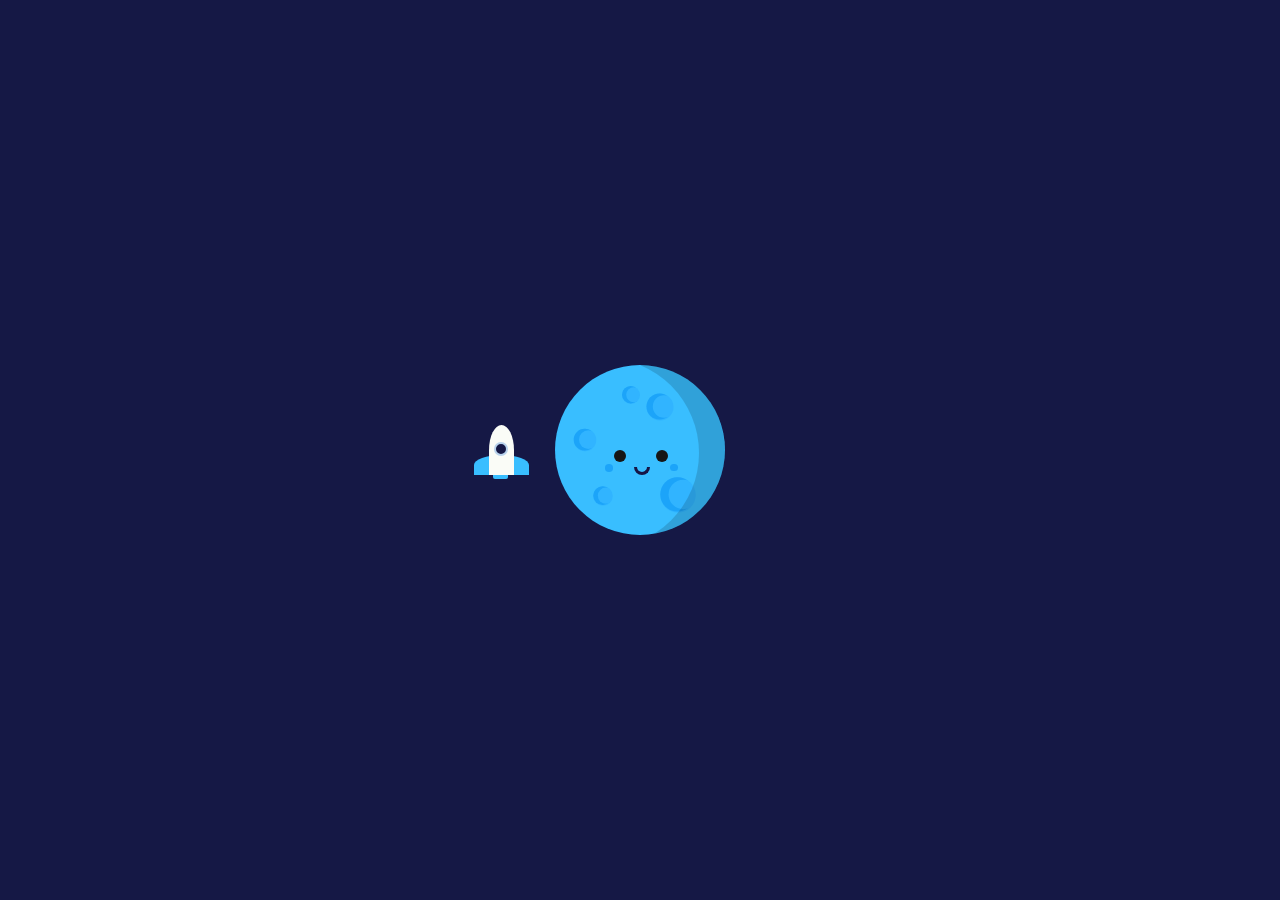
<file: CSS ART/cssart-moon/index.html>
<!DOCTYPE html>
<html lang="en">
<head>
    <title>Rocket Animation</title>
    <link rel="stylesheet" href="style.css">
</head>
<div>
    <div class="container">
        <div class="moon">
            <div class="crater crater1"></div>
            <div class="crater crater2"></div>
            <div class="crater crater3"></div>
            <div class="crater crater4"></div>
            <div class="crater crater5"></div>
            
            <div class="shadow"></div>
            <div class="eye eye-l"></div>
            <div class="eye eye-r"></div>
            <div class="mouth"></div>

            <div class="blush blush-1"></div>
            <div class="blush blush-2"></div>
            </div>
            
            <div class="orbit">
                <div class="rocket">
                    <div class="window"></div>
                </div>
                
            </div>



</div>
</body>
</html>
</file>
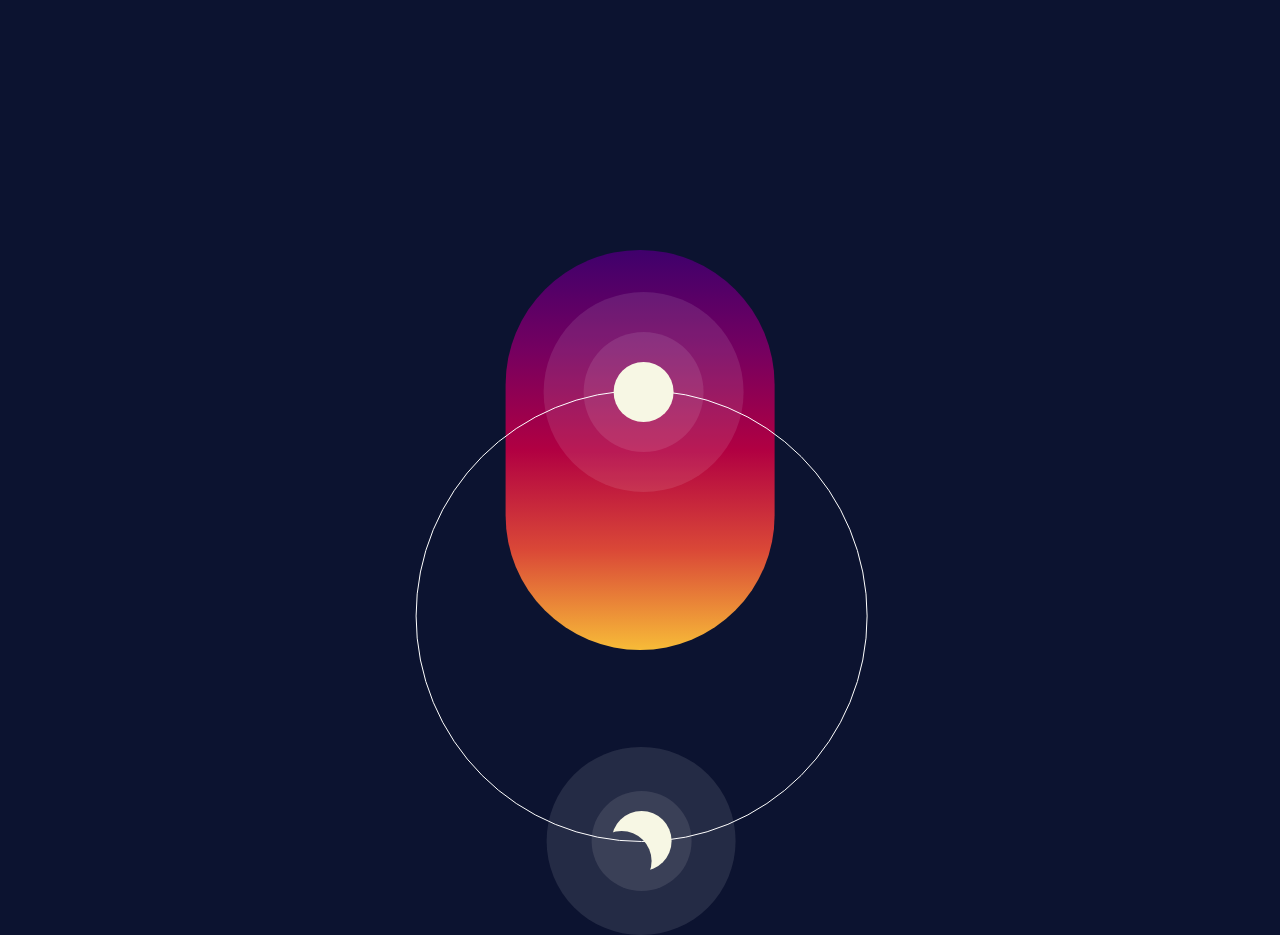
<file: CSS ART/daynight/index.html>
<!DOCTYPE html>
<html lang="en">
<head>
    <meta charset="UTF-8">
    <meta http-equiv="X-UA-Compatible" content="IE=edge">
    <meta name="viewport" content="width=device-width, initial-scale=1.0">
    <title>Day Night Animation</title>
    <link rel="stylesheet" href="style.css">    
</head>
<body>
    <div class="container">
        <div class="spinner">
            <div class="sun"></div>
            <div class="moon"></div>
        </div>
    </div>
</body>
</html>
</file>
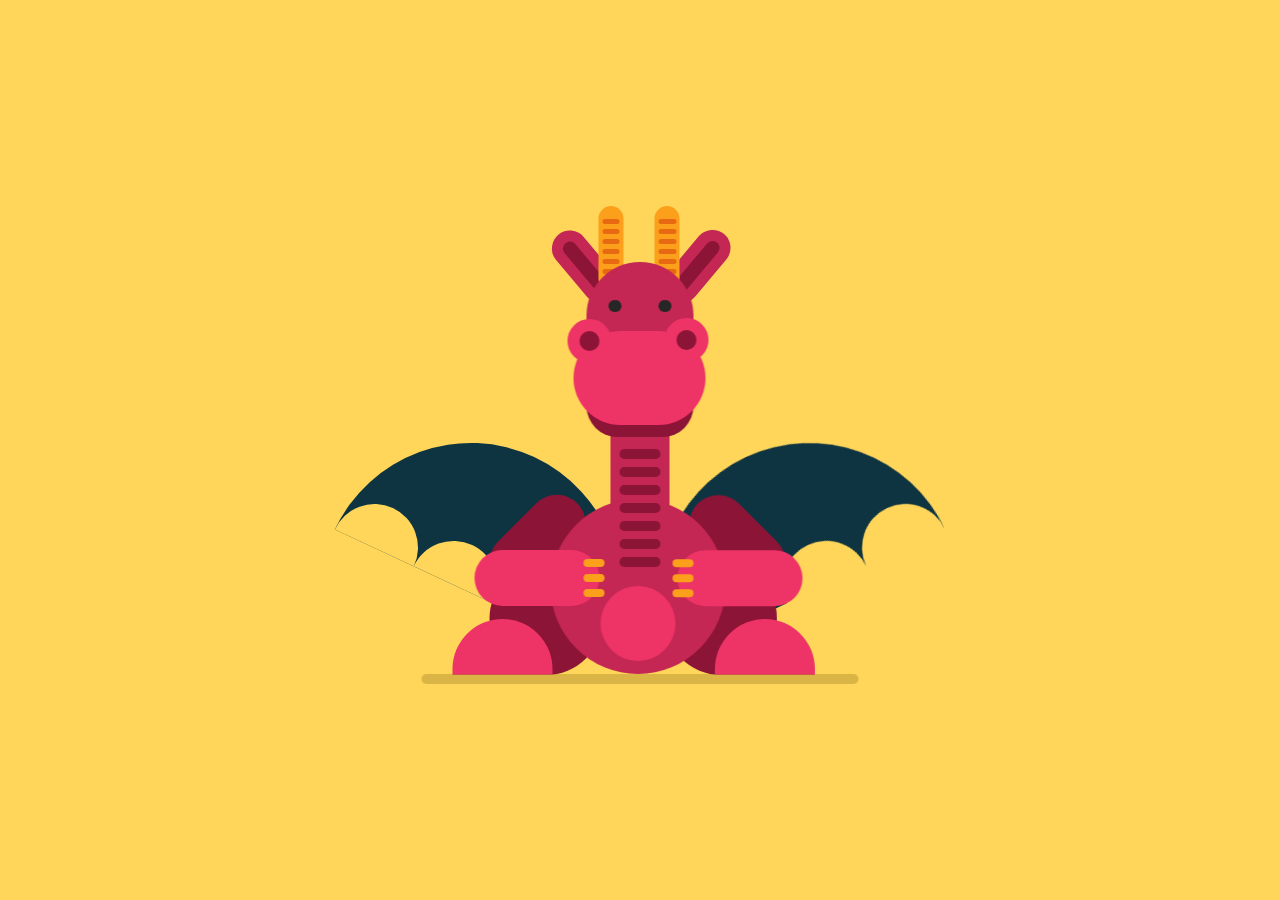
<file: CSS ART/Dragon/index.html>
<!DOCTYPE html>
<html lang="en">
<head>
    <meta charset="UTF-8">
    <meta http-equiv="X-UA-Compatible" content="IE=edge">
    <meta name="viewport" content="width=device-width, initial-scale=1.0">
    <title>Dragon Animation</title>
    <link rel="stylesheet" href="style.css">

</head>
<body>
    <div class="container">
        <div class="face">
            <div class="eye"></div>
            <div class="nostrils"></div>
            <div class="ear"></div>
            <div class="horn horn-l"></div>
            <div class="horn horn-r"></div>
        </div>
        <div class="body">
            <div class="stomach"></div>
        </div>

        <div class="wing wing-l"></div>
        <div class="wing wing-r"></div>
        <div class="arm arm-l"></div>
        <div class="arm arm-r"></div>
        <div class="forearm forearm-l"></div>
        <div class="forearm forearm-r"></div>

        <div class="leg leg-l"></div>
        <div class="leg leg-r"></div>
        <div class="shadow"></div>

    </div>
    
</body>
</html>
</file>
<file: CSS ART/cssart-moon/style.css>
body{
    background-color: #151845;
    padding: 0;
    margin: 0;
}

.container{
    height: 370px;
    width: 370px;
    /* border: 1px solid #ffffff; */
    position: absolute;
    margin: auto;
    left: 0;
    right: 0;
    top: 0;
    bottom: 0;
}
 .moon{
    background-color: #39beff;
    height: 170px;
    width: 170px;
    border-radius: 50%;
    position: inherit;
    margin: auto;
    left: 0;
    right: 0;
    top: 0;
    bottom: 0;
    overflow: hidden;

}

.crater{
    background-color: #31b4ff;
    height: 30px;
    width: 30px;
    border-radius: 50%;
    position: relative;
}

.crater:before{
    content: "";
    position: absolute;
    height: 25px;
    width: 25px;
    border-radius: 50%;
    box-shadow: -5px 0 0 2px #1ca4f9;
    top: 2px;
    left: 7px;
}
.crater1{
    top: 27px;
    left: 90px;
    transform: scale(0.9);
}

.crater2{
     bottom: 15px;
     left: 61px;
     transform: scale(0.6);

}

.crater3{
    left:15px;
    transform: scale(0.75);
    
}

.crater4{
    left:108px;
    top: 25px;
    transform: scale(1.18);
    
}

.crater5{
    left:33px;
    bottom: 4px;
    transform: scale(0.65);
    
}

.shadow{
    height: 190px;
    width: 190px;
    box-shadow: 21px 0 0 5px rgba(0,0,0,0.15); 
    border-radius: 50%;
    position: relative;
    bottom: 157.5px;
    right: 46px;

}

.eye{
    height: 12px;
    width: 12px;
    background-color: #161616;
    position: relative;
    border-radius: 50%;
}

.eye-l{
    bottom: 255px;
    left: 59px;
}

.eye-r{
    bottom: 267px;
    left: 101px;
}

.mouth{
    height: 5px;
    width: 10px;
    border: 3px solid #161646;
    position: relative;
    bottom: 262px;
    left: 79px;
    border-top: none;
    border-radius: 0 0 10px 10px;
}

.blush{
    height: 7.5px;
    width: 7.5px;
    background-color: #1ca4f9;
    position: relative;
    border-radius: 50%;

}

.blush-1{
    bottom: 273px;
    left: 50px;
}

.blush-2{
    bottom: 281px;
    left: 115px;
}

.orbit{
    height: 280px ;
    width: 280px;
    /* border: 1px solid #ffffff; */
    border-radius: 50%;
    position: absolute;
    margin: auto;
    left: 0;
    right: 0;
    top: 0;
    bottom:0;
    animation: spin 5s infinite linear;

}

@keyframes spin{
    100%{
        transform: rotate(360deg);
    }
}

.rocket{
    background-color: #fafcf7;
    height: 50px;
    width: 25px;
    border-radius: 50% 50% 0 0;
    position: relative;
    left: -11px;
    top: 115px;

}

.rocket::before{
    position: absolute;
    content: "";
    background-color: #39beff;
    height: 20px;
    width: 55px;
    z-index: -1;
    border-radius: 50% 50% 0 0;
    right: -15px;
    bottom: 0;

}

.rocket::after{
    position: absolute;
    content: "";
    background-color: #39beff;
    height: 4px;
    width: 15px;
    border-radius: 0 0 2px 2px;
    bottom: -4px;
    left: 4.3px;
    
}
.window{
    height: 10px;
    width: 10px;
    background-color: #151845;
    border: 2px solid #b8d2ec;
    border-radius: 50%;
    position: relative;
    top: 17px;
    left: 5px;
}
</file>
<file: CSS ART/daynight/style.css>
body{
    padding: 0;
    margin: 0;
    background-color: #0c1330;
}

.container{
    height: 25em;
    width: 16.8em;
    background: linear-gradient(#3f006c, #750060, #b10042,#da4837,#f7bb38);
    position: absolute;
    transform: translate(-50%,-50%);
    top:50%;
    left: 50%;
    z-index: 1;
    border-radius: 16.8em;
    animation: colors 12s infinite forwards;
}

@keyframes colors{
    10%{
        background: linear-gradient(#3f006c, #750060, #b10042,#da4837,#f7bb38);
    }

    53%{
        background: linear-gradient(#14045f, #331a99, #282bce, #1555ec, #1e84f7);
    }

    55%{
        background: linear-gradient(#14045f, #331a99, #282bce, #1555ec, #1e84f7);
    }

    98%{
        background: linear-gradient(#3f006c, #750060, #b10042,#da4837,#f7bb38);
    }

    100%{
        background: linear-gradient(#3f006c, #750060, #b10042,#da4837,#f7bb38);
    }
}

.spinner{
    height: 28.12em;
    width: 28.12em;
    border: 1px solid white;
    border-radius: 50%;
    position: absolute;
    top: 8.75em;
    left: -5.62em;
    animation: spin 12s infinte forwards;
    
}

@keyframes spin{
    10%{
        transform: rotate(0deg);
    }

    45%{
        transform: rotate(180deg);
    }
    55%{
        transform: rotate(180deg);
    }

}

.sun{
    background-color: #f7f7de;
    height: 3.75em;
    width: 3.75em;
    border-radius: 50%;
    position: absolute;
    left: 12.3em;
    top: -1.8em;

}

.sun:before,
.sun:after{
    position: absolute;
    content: "";
    background-color: rgba(255,255,255,0.1);
    border-radius: 50%;

}

.sun:before{
    height: 7.5em;
    width: 7.5em;
    right: -1.87em;
    bottom: -1.87em;
}

.sun:after {
    height: 12.5em;
    width: 12.5em;
    right: -4.37em;
    bottom: -4.37em;
}

.moon{
    height: 3.75em;
    width: 3.75em;
    box-shadow: 1.25em -1.25em #f7f7de;
    border-radius: 50%;
    position: absolute;
    bottom: -3.1em;
    left: 10.93em;

    
}

.moon:before, 
.moon:after{
    position: absolute;
    content: "";
    background-color: rgba(255,255,255,0.1);
    border-radius: 50%;

}

.moon:before{
    height: 6.25em;
    width: 6.25em;
    right: -2.5em;
    bottom: 0;
}

.moon:after{
    height: 11.8em;
    width: 11.8em;
    left: -2.8em;
    bottom: -2.8em;

}
</file>
<file: CSS ART/Dragon/style.css>
body{
    background-color: #ffd65a;
    padding: 0;
    margin: 0;
}

.container{
    height: 25em;
    width: 31.25em;
    position: absolute;
    transform: translate(-50%, -50%);
    top: 50%;
    left: 50%;
}

.face{
    position: absolute;
    background-color: #c42754;
    height: 6.87em;
    width: 5.37em;
    margin: auto;
    left: 0;
    right: 0;
    top: 3.12em;
    border-radius: 5.31em 5.31em 0 0;
}

.face::before{
    position: absolute;
    content: "";
    background-color: #8c1436;
    height: 3.12em;
    width: 100%;
    top: 5.62em;
    border-radius: 5em;
    z-index: -1;
}

.face:after{
    position: absolute;
    content: "";
    background-color: #ee3466;
    height: 4.68em;
    width: 6.56em;
    top: 3.43em;
    left: -0.62em;
    border-radius: 4em;
}

.eye{
    position: absolute;
    background-color: #262626;
    height: 0.62em;
    width: 0.62em;
    border-radius: 50%;
    top: 1.87em;
    left: 1.12em;
    box-shadow: 2.5em 0 #262626;
}

.nostrils,
.nostrils:after {
    position: absolute;
    background-color: #8c1436;
    height: 1em;
    width: 1em;
    border-radius: 50%;
    border: 0.62em solid #ee3466;
    z-index: 1
}

.nostrils{
    top: 2.81em;
    left: -0.93em;

}

.nostrils:after{
    content: "";
    top: -0.62em;
    left: 4.25em;
}

.ear,
.ear:before{
    position: absolute;
    background-color: #8c1436;
    height: 3.12em;
    width: 0.68em;
    border-radius: 1.37em;
    border: 0.56em solid #c42754;

}

.ear{
    z-index: -1;
    top: -1.87em;
    left: -0.93em;
    transform: rotate(-40deg);
}

.ear:before{
    content: "";
    left: 3.75em;
    top: 3em;
    transform: rotate(80deg);    
}

.horn{
    position: absolute;
    background-color: #fca01b;
    height: 4.25em;
    width: 1.25em;
    z-index: -1;
    top: -2.8em;
    border-radius: 1.25em;
}

.horn-l{
    left: 0.62em;
}

.horn-r{
    left: 3.43em;
}

.horn-l:before,
.horn-r:before{
    position: absolute;
    content: "";
    background-color: #e76a12;
    height: 0.25em;
    width: 70%;
    border-radius: 0.2em;
    margin: auto;
    left: 0;
    right: 0;
    top: 0.62em;
    box-shadow: 0 0.5em #e76a12,
    0 1em #e76a12, 0 1.5em #e76a12, 0 2em #e76a12, 0 2.5em #e76a12;

}   

.body{
    position: absolute;
    width: 2.93em;
    height: 5.62em;
    background-color: #c42754;
    margin: auto;
    left: 0;
    right: 0;
    top: 11.81em;
    z-index: -2;

}

.stomach{
    height: 8.75em;
    width: 8.75em;
    background-color: #c42754;
    border-radius: 50%;
    position: relative;
    top: 3.12em;
    right: 3em;

}

.stomach:before{
    position: absolute;
    content: "";
    background-color: #ee3466;
    height: 3.75em;
    width: 3.75em;
    border-radius: 50%;
    top: 4.37em;
    left: 2.5em;
}

.body:after {
    position: absolute;
    content: "";
    background-color: #8c1436;
    height: 0.5em;
    width: 70%;
    border-radius: 0.5em;
    top: 0.62em;
    margin: auto;
    left: 0;
    right: 0;
    box-shadow: 0 0.9em #8c1436, 0 1.8em #8c1436, 0 2.7em #8c1436, 0 3.6em #8c1436, 0 4.5em #8c1436, 0 5.4em #8c1436 ;
}

.wing{
    height: 7.5em;
    width: 15em;
    background-color: #0e3441;
    border-radius: 12.5em 12.5em 0 0;
    position: absolute;
    top: 12.5em;
    z-index: -3;    
}

.wing-l{
    left: 1.25em;
    transform: rotate(25deg);
    animation: wing-1 2s infinite;
    
}

@keyframes wing-1{
    50%{
        transform: rotate(15deg);
    }
}


.wing-r{
    left: 15em;
    transform: rotateY(-180deg) rotate(25deg);
    animation: wing-2 2s infinite;
}

@keyframes wing-2{
    50%{
        transform: rotateY(-180deg) rotate(15deg);
    }
}
.wing-l:before,
.wing-r:before,
.wing-l:after,
.wing-r:after{
    position: absolute;
    content: "";
    background-color: #ffd65a;
    height: 2.18em;
    width: 4.37em;
    border-radius: 4.37em 4.37em 0 0;
}

.wing-l:before,
.wing-r:before{
    bottom: 0;
    left: 0;
}

.wing-l:after,
.wing-r:after{
    bottom: 0;
    left: 4.37em;
}

.arm{
    background-color: #8c1436;
    height: 5.62em;
    width: 2.92em;
    border-radius: 3.12em;
    position: absolute;
    z-index: -3;
    top: 14.37em;

}

.arm-l{
    transform: rotate(45deg);
    left: 9.06em;

}

.arm-r{
    transform: rotate(-45deg);
    left: 19.06em;

}

.forearm{
    position: absolute;
    height: 2.81em;
    width: 6.25em;
    background-color: #ee3466;
    border-radius: 5.62em;
    top: 17.5em;
}


.forearm-l{
    left: 7.37em;

}

.forearm-r{
    transform: rotate(180deg);
    left: 17.5em;

}

.forearm-l:after,
.forearm-r:after{
    position: absolute;
    content: "";
    background-color: #fca01b;
    height: 0.43em;
    width: 1.06em;
    border-radius: 0.31em;
    left: 5.43em;
    top: 0.43em;
    box-shadow: 0 0.75em #fca01b, 0 1.5em #fca01b;


} 

.leg{
    background-color: #8c1436;
    height: 5.62em;
    width: 5.62em;
    position: absolute;
    z-index: -3;
    border-radius: 3.12em;
    top: 18.12em;

}

.leg-l{
    left: 8.12em;
}

.leg-r{
    left: 16.87em;
    transform: rotateY(180deg);
}

.leg-l:after,
.leg-r:after{
    position: absolute;
    content: "";
    background-color: #ee3466;
    height: 2.81em;
    width: 5em;
    top: 2.81em;
    right: 2.5em;
    border-radius: 5.62em 5.62em 0 0 ;    
}

.shadow{
    width: 21.87em;
    height: 0.5em;
    background-color: rgba(163,130,34, 0.4);
    position: absolute;
    margin: auto;
    left: 0;
    right: 0;
    top: 23.7em;
    border-radius: 0.5em;

}


@media screen and (min-width: 700px){
    .container{
        font-size: 20px;
    }
}
</file>
